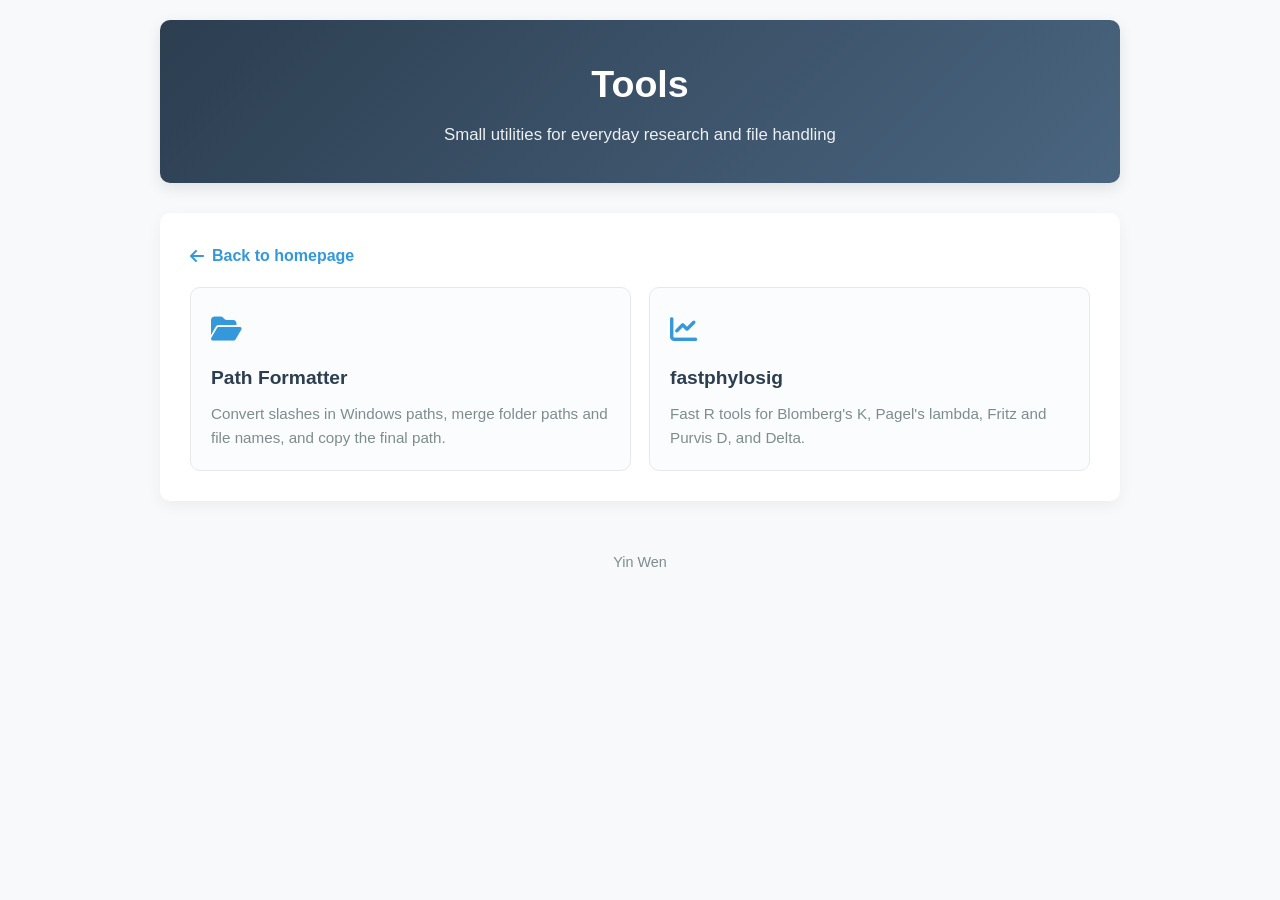
<file: tools/index.html>
<!DOCTYPE html>
<html lang="en">
<head>
  <meta charset="UTF-8">
  <meta name="viewport" content="width=device-width, initial-scale=1.0">
  <title>Tools - Yin Wen</title>
  <link rel="stylesheet" href="https://cdnjs.cloudflare.com/ajax/libs/font-awesome/6.4.0/css/all.min.css">
  <style>
    * {
      margin: 0;
      padding: 0;
      box-sizing: border-box;
      font-family: 'Segoe UI', Tahoma, Geneva, Verdana, sans-serif;
    }

    body {
      background-color: #f8f9fa;
      color: #333;
      line-height: 1.6;
    }

    .container {
      max-width: 1000px;
      margin: 0 auto;
      padding: 20px;
    }

    header {
      background: linear-gradient(135deg, #2c3e50 0%, #4a6580 100%);
      color: white;
      padding: 34px 20px;
      border-radius: 10px;
      margin-bottom: 30px;
      box-shadow: 0 5px 15px rgba(0, 0, 0, 0.1);
      text-align: center;
    }

    h1 {
      font-size: 2.35rem;
      margin-bottom: 8px;
    }

    .subtitle {
      color: #ecf0f1;
      font-size: 1.05rem;
    }

    .section {
      background: white;
      border-radius: 10px;
      padding: 30px;
      margin-bottom: 30px;
      box-shadow: 0 5px 15px rgba(0, 0, 0, 0.05);
    }

    .back-link {
      display: inline-flex;
      align-items: center;
      gap: 8px;
      color: #3498db;
      text-decoration: none;
      font-weight: 600;
      margin-bottom: 18px;
    }

    .back-link:hover {
      text-decoration: underline;
    }

    .tools-grid {
      display: grid;
      grid-template-columns: repeat(auto-fit, minmax(240px, 1fr));
      gap: 18px;
    }

    .tool-card {
      display: block;
      min-height: 150px;
      padding: 20px;
      border: 1px solid #e8e8e8;
      border-radius: 10px;
      color: #333;
      text-decoration: none;
      background: #fbfcfd;
      transition: all 0.25s ease;
    }

    .tool-card:hover {
      border-color: #3498db;
      box-shadow: 0 8px 20px rgba(52, 152, 219, 0.12);
      transform: translateY(-2px);
    }

    .tool-icon {
      color: #3498db;
      font-size: 1.7rem;
      margin-bottom: 12px;
    }

    .tool-card h2 {
      color: #2c3e50;
      font-size: 1.2rem;
      margin-bottom: 8px;
    }

    .tool-card p {
      color: #7f8c8d;
      font-size: 0.95rem;
    }

    footer {
      text-align: center;
      padding: 20px;
      color: #7f8c8d;
      font-size: 0.9rem;
    }
  </style>
</head>
<body>
  <div class="container">
    <header>
      <h1>Tools</h1>
      <div class="subtitle">Small utilities for everyday research and file handling</div>
    </header>

    <section class="section">
      <a class="back-link" href="../"><i class="fas fa-arrow-left"></i> Back to homepage</a>

      <div class="tools-grid">
        <a class="tool-card" href="path-tool/">
          <div class="tool-icon"><i class="fas fa-folder-open"></i></div>
          <h2>Path Formatter</h2>
          <p>Convert slashes in Windows paths, merge folder paths and file names, and copy the final path.</p>
        </a>
        <a class="tool-card" href="https://yinwen-ecology.github.io/fastphylosig/" target="_blank" rel="noopener noreferrer">
          <div class="tool-icon"><i class="fas fa-chart-line"></i></div>
          <h2>fastphylosig</h2>
          <p>Fast R tools for Blomberg's K, Pagel's lambda, Fritz and Purvis D, and Delta.</p>
        </a>
      </div>
    </section>

    <footer>
      <p>Yin Wen</p>
    </footer>
  </div>
</body>
</html>
</file>
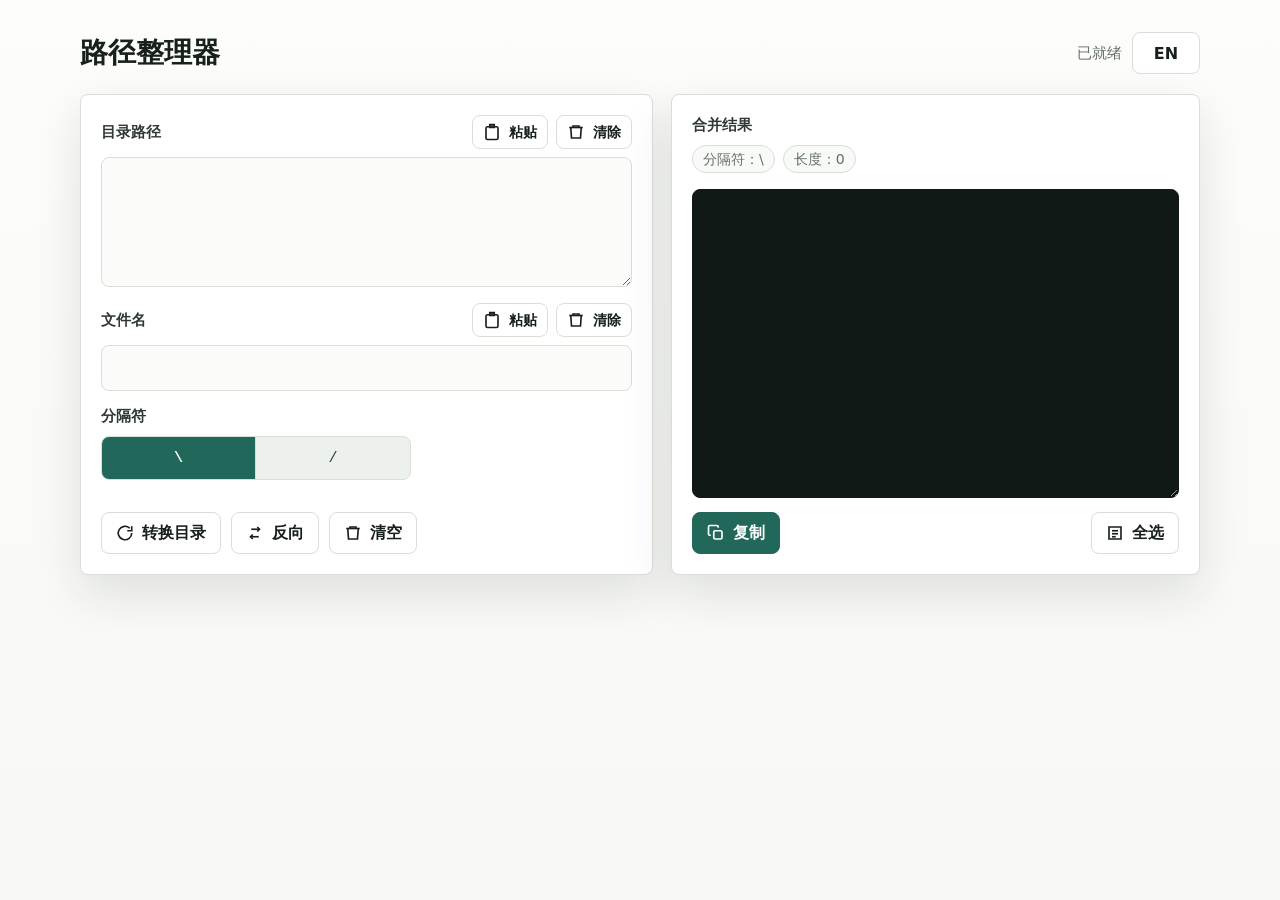
<file: tools/path-tool/index.html>
<!doctype html>
<html lang="zh-CN">
<head>
  <meta charset="utf-8">
  <meta name="viewport" content="width=device-width, initial-scale=1">
  <title>路径整理器</title>
  <style>
    :root {
      color-scheme: light;
      --bg: #f6f7f2;
      --surface: #ffffff;
      --ink: #17201b;
      --muted: #667069;
      --line: #d9ded6;
      --accent: #21685b;
      --accent-dark: #164e45;
      --accent-soft: #e3f0ec;
      --warn: #b25f25;
      --shadow: 0 18px 48px rgba(23, 32, 27, 0.12);
      --mono: "Cascadia Mono", "SFMono-Regular", Consolas, "Liberation Mono", monospace;
      --sans: Inter, "Segoe UI", system-ui, -apple-system, BlinkMacSystemFont, "Microsoft YaHei", sans-serif;
    }

    * {
      box-sizing: border-box;
    }

    body {
      margin: 0;
      min-height: 100vh;
      background:
        linear-gradient(180deg, rgba(255, 255, 255, 0.75), rgba(255, 255, 255, 0.2)),
        var(--bg);
      color: var(--ink);
      font-family: var(--sans);
    }

    button,
    input,
    textarea {
      font: inherit;
    }

    .app {
      width: min(1120px, calc(100% - 32px));
      margin: 0 auto;
      padding: 32px 0;
    }

    .topbar {
      display: flex;
      align-items: center;
      justify-content: space-between;
      gap: 16px;
      margin-bottom: 20px;
    }

    .top-actions {
      display: flex;
      align-items: center;
      justify-content: flex-end;
      gap: 10px;
      min-width: 0;
    }

    h1 {
      margin: 0;
      font-size: clamp(1.5rem, 2.2vw, 2.15rem);
      line-height: 1.12;
      letter-spacing: 0;
    }

    .status {
      min-width: 8.5em;
      color: var(--muted);
      text-align: right;
      font-size: 0.95rem;
    }

    .tool {
      display: grid;
      grid-template-columns: minmax(0, 1.04fr) minmax(0, 0.96fr);
      gap: 18px;
      align-items: stretch;
    }

    .panel {
      min-width: 0;
      border: 1px solid var(--line);
      border-radius: 8px;
      background: var(--surface);
      box-shadow: var(--shadow);
    }

    .panel-inner {
      padding: 20px;
    }

    .field {
      display: grid;
      gap: 8px;
      margin-bottom: 16px;
    }

    .field:last-child {
      margin-bottom: 0;
    }

    .field-heading {
      display: flex;
      align-items: center;
      justify-content: space-between;
      gap: 12px;
      min-width: 0;
    }

    .field-actions {
      display: flex;
      align-items: center;
      justify-content: flex-end;
      gap: 8px;
      flex: 0 0 auto;
    }

    label,
    .label {
      color: #2f3932;
      font-size: 0.92rem;
      font-weight: 650;
    }

    textarea,
    input {
      width: 100%;
      border: 1px solid var(--line);
      border-radius: 8px;
      background: #fbfcfa;
      color: var(--ink);
      outline: none;
      transition: border-color 150ms ease, box-shadow 150ms ease, background 150ms ease;
    }

    textarea {
      min-height: 130px;
      padding: 13px 14px;
      resize: vertical;
      font-family: var(--mono);
      line-height: 1.55;
      word-break: break-all;
    }

    input {
      height: 46px;
      padding: 0 14px;
      font-family: var(--mono);
    }

    textarea:focus,
    input:focus {
      border-color: var(--accent);
      background: #ffffff;
      box-shadow: 0 0 0 4px rgba(33, 104, 91, 0.13);
    }

    .controls {
      display: flex;
      flex-wrap: wrap;
      gap: 10px;
      margin: 2px 0 16px;
    }

    .segmented {
      display: inline-grid;
      grid-template-columns: 1fr 1fr;
      width: min(100%, 310px);
      border: 1px solid var(--line);
      border-radius: 8px;
      overflow: hidden;
      background: #edf1eb;
    }

    .segmented button {
      min-height: 42px;
      border: 0;
      border-right: 1px solid var(--line);
      background: transparent;
      color: #354139;
      cursor: pointer;
      font-family: var(--mono);
      font-size: 0.95rem;
    }

    .segmented button:last-child {
      border-right: 0;
    }

    .segmented button[aria-pressed="true"] {
      background: var(--accent);
      color: #ffffff;
      font-weight: 700;
    }

    .button-row {
      display: flex;
      flex-wrap: wrap;
      gap: 10px;
      align-items: center;
    }

    .btn {
      display: inline-flex;
      align-items: center;
      justify-content: center;
      gap: 8px;
      min-height: 42px;
      padding: 0 14px;
      border: 1px solid var(--line);
      border-radius: 8px;
      background: #ffffff;
      color: var(--ink);
      cursor: pointer;
      font-weight: 650;
      transition: transform 140ms ease, border-color 140ms ease, background 140ms ease, color 140ms ease;
    }

    .btn:hover {
      border-color: #a7b2aa;
      transform: translateY(-1px);
    }

    .btn.primary {
      border-color: var(--accent);
      background: var(--accent);
      color: #ffffff;
    }

    .btn.primary:hover {
      background: var(--accent-dark);
    }

    .lang-toggle {
      min-width: 68px;
      padding: 0 12px;
    }

    .paste-btn {
      min-height: 34px;
      padding: 0 10px;
      font-size: 0.9rem;
      flex: 0 0 auto;
    }

    .paste-btn svg {
      width: 16px;
      height: 16px;
    }

    .btn svg {
      width: 18px;
      height: 18px;
      flex: 0 0 auto;
      stroke-width: 2.2;
    }

    .result-wrap {
      display: grid;
      grid-template-rows: auto 1fr auto;
      min-height: 100%;
    }

    .result {
      min-height: 273px;
      background: #101915;
      color: #eff8f1;
      border-color: #101915;
    }

    .result:focus {
      border-color: var(--accent);
      box-shadow: 0 0 0 4px rgba(33, 104, 91, 0.22);
    }

    .meta {
      display: flex;
      flex-wrap: wrap;
      gap: 8px;
      margin: 10px 0 16px;
      color: var(--muted);
      font-size: 0.88rem;
    }

    .chip {
      display: inline-flex;
      align-items: center;
      min-height: 28px;
      padding: 0 10px;
      border: 1px solid var(--line);
      border-radius: 999px;
      background: #f8faf7;
    }

    .mini-actions {
      display: flex;
      flex-wrap: wrap;
      justify-content: space-between;
      gap: 10px;
      margin-top: 14px;
    }

    .error {
      color: var(--warn);
    }

    @media (max-width: 780px) {
      .app {
        width: min(100% - 20px, 1120px);
        padding: 18px 0;
      }

      .topbar {
        align-items: flex-start;
        flex-direction: column;
        margin-bottom: 14px;
      }

      .top-actions {
        width: 100%;
        justify-content: space-between;
      }

      .status {
        min-width: 0;
        text-align: left;
      }

      .tool {
        grid-template-columns: 1fr;
      }

      .panel-inner {
        padding: 16px;
      }

      .segmented {
        width: 100%;
      }

      .btn {
        flex: 1 1 150px;
      }
    }
  </style>
</head>
<body>
  <main class="app">
    <header class="topbar">
      <h1 id="pageTitle">路径整理器</h1>
      <div class="top-actions">
        <div class="status" id="status" aria-live="polite">已就绪</div>
        <button class="btn lang-toggle" type="button" id="languageToggle" title="Switch to English" aria-label="Switch to English">EN</button>
      </div>
    </header>

    <section class="tool" id="pathTool" aria-label="路径整理工具">
      <div class="panel">
        <div class="panel-inner">
          <div class="field">
            <div class="field-heading">
              <label for="directory" id="directoryLabel">目录路径</label>
              <div class="field-actions">
                <button class="btn paste-btn" type="button" id="pasteDirectory">
                  <svg viewBox="0 0 24 24" fill="none" stroke="currentColor" aria-hidden="true">
                    <path d="M8 4h8"></path>
                    <path d="M9 2h6v4H9z"></path>
                    <path d="M8 5H6a2 2 0 0 0-2 2v13a2 2 0 0 0 2 2h12a2 2 0 0 0 2-2V7a2 2 0 0 0-2-2h-2"></path>
                  </svg>
                  <span id="pasteDirectoryText">粘贴</span>
                </button>
                <button class="btn paste-btn" type="button" id="clearDirectory">
                  <svg viewBox="0 0 24 24" fill="none" stroke="currentColor" aria-hidden="true">
                    <path d="M3 6h18"></path>
                    <path d="M8 6V4h8v2"></path>
                    <path d="M19 6l-1 14H6L5 6"></path>
                  </svg>
                  <span id="clearDirectoryText">清除</span>
                </button>
              </div>
            </div>
            <textarea id="directory" spellcheck="false"></textarea>
          </div>

          <div class="field">
            <div class="field-heading">
              <label for="filename" id="filenameLabel">文件名</label>
              <div class="field-actions">
                <button class="btn paste-btn" type="button" id="pasteFilename">
                  <svg viewBox="0 0 24 24" fill="none" stroke="currentColor" aria-hidden="true">
                    <path d="M8 4h8"></path>
                    <path d="M9 2h6v4H9z"></path>
                    <path d="M8 5H6a2 2 0 0 0-2 2v13a2 2 0 0 0 2 2h12a2 2 0 0 0 2-2V7a2 2 0 0 0-2-2h-2"></path>
                  </svg>
                  <span id="pasteFilenameText">粘贴</span>
                </button>
                <button class="btn paste-btn" type="button" id="clearFilename">
                  <svg viewBox="0 0 24 24" fill="none" stroke="currentColor" aria-hidden="true">
                    <path d="M3 6h18"></path>
                    <path d="M8 6V4h8v2"></path>
                    <path d="M19 6l-1 14H6L5 6"></path>
                  </svg>
                  <span id="clearFilenameText">清除</span>
                </button>
              </div>
            </div>
            <input id="filename" spellcheck="false">
          </div>

          <div class="field">
            <div class="label" id="modeLabel">分隔符</div>
            <div class="controls">
              <div class="segmented" role="group" aria-labelledby="modeLabel">
                <button type="button" id="toBackslash" aria-pressed="true" title="转为反斜杠">\</button>
                <button type="button" id="toSlash" aria-pressed="false" title="转为正斜杠">/</button>
              </div>
            </div>
          </div>

          <div class="button-row">
            <button class="btn" type="button" id="applyDirectory">
              <svg viewBox="0 0 24 24" fill="none" stroke="currentColor" aria-hidden="true">
                <path d="M21 12a9 9 0 1 1-2.64-6.36"></path>
                <path d="M21 3v6h-6"></path>
              </svg>
              <span id="applyDirectoryText">转换目录</span>
            </button>
            <button class="btn" type="button" id="swapMode">
              <svg viewBox="0 0 24 24" fill="none" stroke="currentColor" aria-hidden="true">
                <path d="M7 7h11"></path>
                <path d="m15 4 3 3-3 3"></path>
                <path d="M17 17H6"></path>
                <path d="m9 20-3-3 3-3"></path>
              </svg>
              <span id="swapModeText">反向</span>
            </button>
            <button class="btn" type="button" id="clearAll">
              <svg viewBox="0 0 24 24" fill="none" stroke="currentColor" aria-hidden="true">
                <path d="M3 6h18"></path>
                <path d="M8 6V4h8v2"></path>
                <path d="M19 6l-1 14H6L5 6"></path>
              </svg>
              <span id="clearAllText">清空</span>
            </button>
          </div>
        </div>
      </div>

      <div class="panel">
        <div class="panel-inner result-wrap">
          <div>
            <label for="result" id="resultLabel">合并结果</label>
            <div class="meta">
              <span class="chip" id="separatorChip">分隔符：\</span>
              <span class="chip" id="lengthChip">长度：0</span>
            </div>
          </div>

          <textarea class="result" id="result" spellcheck="false" readonly></textarea>

          <div class="mini-actions">
            <button class="btn primary" type="button" id="copyResult">
              <svg viewBox="0 0 24 24" fill="none" stroke="currentColor" aria-hidden="true">
                <rect x="9" y="9" width="11" height="11" rx="2"></rect>
                <path d="M5 15H4a2 2 0 0 1-2-2V4a2 2 0 0 1 2-2h9a2 2 0 0 1 2 2v1"></path>
              </svg>
              <span id="copyResultText">复制</span>
            </button>
            <button class="btn" type="button" id="selectResult">
              <svg viewBox="0 0 24 24" fill="none" stroke="currentColor" aria-hidden="true">
                <path d="M4 4h16v16H4z"></path>
                <path d="M8 9h8"></path>
                <path d="M8 13h8"></path>
                <path d="M8 17h5"></path>
              </svg>
              <span id="selectResultText">全选</span>
            </button>
          </div>
        </div>
      </div>
    </section>
  </main>

  <script>
    const translations = {
      zh: {
        documentTitle: "路径整理器",
        pageTitle: "路径整理器",
        toolAria: "路径整理工具",
        directoryLabel: "目录路径",
        filenameLabel: "文件名",
        modeLabel: "分隔符",
        toBackslashTitle: "转为反斜杠",
        toSlashTitle: "转为正斜杠",
        applyDirectory: "转换目录",
        swapMode: "反向",
        clearAll: "清空",
        resultLabel: "合并结果",
        copyResult: "复制",
        selectResult: "全选",
        separator: "分隔符",
        length: "长度",
        languageButton: "EN",
        languageTitle: "Switch to English",
        ready: "已就绪",
        directoryConverted: "目录已转换",
        emptyCopy: "没有可复制的内容",
        copied: "已复制",
        copyFailed: "复制失败",
        directionSwitched: "方向已切换",
        cleared: "已清空",
        selectedAll: "已全选",
        paste: "\u7c98\u8d34",
        pasted: "\u5df2\u7c98\u8d34",
        pasteFailed: "\u65e0\u6cd5\u8bfb\u53d6\u526a\u8d34\u677f",
        clearField: "\u6e05\u9664",
        fieldCleared: "\u5df2\u6e05\u9664",
        languageSwitched: "已切换为中文"
      },
      en: {
        documentTitle: "Path Formatter",
        pageTitle: "Path Formatter",
        toolAria: "Path formatting tool",
        directoryLabel: "Folder path",
        filenameLabel: "File name",
        modeLabel: "Separator",
        toBackslashTitle: "Convert to backslash",
        toSlashTitle: "Convert to slash",
        applyDirectory: "Convert path",
        swapMode: "Reverse",
        clearAll: "Clear",
        resultLabel: "Merged result",
        copyResult: "Copy",
        selectResult: "Select all",
        separator: "Separator",
        length: "Length",
        languageButton: "中文",
        languageTitle: "切换到中文",
        ready: "Ready",
        directoryConverted: "Path converted",
        emptyCopy: "Nothing to copy",
        copied: "Copied",
        copyFailed: "Copy failed",
        directionSwitched: "Direction switched",
        cleared: "Cleared",
        selectedAll: "Selected all",
        paste: "Paste",
        pasted: "Pasted",
        pasteFailed: "Cannot read clipboard",
        clearField: "Clear",
        fieldCleared: "Cleared",
        languageSwitched: "Switched to English"
      }
    };

    const pageTitleEl = document.querySelector("#pageTitle");
    const pathToolEl = document.querySelector("#pathTool");
    const directoryLabelEl = document.querySelector("#directoryLabel");
    const filenameLabelEl = document.querySelector("#filenameLabel");
    const modeLabelEl = document.querySelector("#modeLabel");
    const directoryEl = document.querySelector("#directory");
    const filenameEl = document.querySelector("#filename");
    const pasteDirectoryBtn = document.querySelector("#pasteDirectory");
    const pasteDirectoryTextEl = document.querySelector("#pasteDirectoryText");
    const clearDirectoryBtn = document.querySelector("#clearDirectory");
    const clearDirectoryTextEl = document.querySelector("#clearDirectoryText");
    const pasteFilenameBtn = document.querySelector("#pasteFilename");
    const pasteFilenameTextEl = document.querySelector("#pasteFilenameText");
    const clearFilenameBtn = document.querySelector("#clearFilename");
    const clearFilenameTextEl = document.querySelector("#clearFilenameText");
    const resultEl = document.querySelector("#result");
    const resultLabelEl = document.querySelector("#resultLabel");
    const statusEl = document.querySelector("#status");
    const separatorChipEl = document.querySelector("#separatorChip");
    const lengthChipEl = document.querySelector("#lengthChip");
    const toBackslashBtn = document.querySelector("#toBackslash");
    const toSlashBtn = document.querySelector("#toSlash");
    const applyDirectoryBtn = document.querySelector("#applyDirectory");
    const applyDirectoryTextEl = document.querySelector("#applyDirectoryText");
    const swapModeBtn = document.querySelector("#swapMode");
    const swapModeTextEl = document.querySelector("#swapModeText");
    const clearAllBtn = document.querySelector("#clearAll");
    const clearAllTextEl = document.querySelector("#clearAllText");
    const copyResultBtn = document.querySelector("#copyResult");
    const copyResultTextEl = document.querySelector("#copyResultText");
    const selectResultBtn = document.querySelector("#selectResult");
    const selectResultTextEl = document.querySelector("#selectResultText");
    const languageToggleBtn = document.querySelector("#languageToggle");

    let separator = "\\";
    let statusTimer = 0;
    let statusKey = "ready";

    const readSavedLanguage = () => {
      try {
        return localStorage.getItem("pathToolLanguage") === "en" ? "en" : "zh";
      } catch {
        return "zh";
      }
    };

    const saveLanguage = () => {
      try {
        localStorage.setItem("pathToolLanguage", language);
      } catch {
      }
    };

    let language = readSavedLanguage();

    const t = (key) => translations[language][key] || translations.zh[key] || key;

    const setStatus = (key, isError = false) => {
      window.clearTimeout(statusTimer);
      statusKey = key;
      statusEl.textContent = t(key);
      statusEl.classList.toggle("error", isError);
      statusTimer = window.setTimeout(() => {
        statusKey = "ready";
        statusEl.textContent = t("ready");
        statusEl.classList.remove("error");
      }, 2200);
    };

    const convertSeparators = (value) => value.replace(/[\\/]/g, separator);

    const stripOuterQuotes = (value) => {
      const trimmed = value.trim();
      if (
        (trimmed.startsWith('"') && trimmed.endsWith('"')) ||
        (trimmed.startsWith("'") && trimmed.endsWith("'"))
      ) {
        return trimmed.slice(1, -1);
      }
      return trimmed;
    };

    const trimTrailingSeparators = (value) => {
      if (!value) return "";
      if (separator === "\\" && /^[A-Za-z]:\\$/.test(value)) return value;
      if (separator === "/" && value === "/") return value;
      return value.replace(/[\\/]+$/g, "");
    };

    const trimLeadingSeparators = (value) => value.replace(/^[\\/]+/g, "");

    const mergePath = (directory, filename) => {
      const normalizedDirectory = convertSeparators(stripOuterQuotes(directory));
      const normalizedFilename = convertSeparators(stripOuterQuotes(filename));
      const cleanDirectory = trimTrailingSeparators(normalizedDirectory);
      const cleanFilename = trimLeadingSeparators(normalizedFilename);

      if (cleanDirectory && cleanFilename) {
        return cleanDirectory.endsWith(separator)
          ? cleanDirectory + cleanFilename
          : cleanDirectory + separator + cleanFilename;
      }

      return cleanDirectory || cleanFilename;
    };

    const updateModeButtons = () => {
      const backslashMode = separator === "\\";
      toBackslashBtn.setAttribute("aria-pressed", String(backslashMode));
      toSlashBtn.setAttribute("aria-pressed", String(!backslashMode));
      separatorChipEl.textContent = `${t("separator")}：${separator}`;
    };

    const refresh = () => {
      const result = mergePath(directoryEl.value, filenameEl.value);
      resultEl.value = result;
      lengthChipEl.textContent = `${t("length")}：${result.length}`;
      updateModeButtons();
    };

    const renderLanguage = () => {
      document.documentElement.lang = language === "zh" ? "zh-CN" : "en";
      document.title = t("documentTitle");
      pageTitleEl.textContent = t("pageTitle");
      pathToolEl.setAttribute("aria-label", t("toolAria"));
      directoryLabelEl.textContent = t("directoryLabel");
      filenameLabelEl.textContent = t("filenameLabel");
      pasteDirectoryTextEl.textContent = t("paste");
      pasteDirectoryBtn.title = t("paste");
      pasteDirectoryBtn.setAttribute("aria-label", `${t("paste")} ${t("directoryLabel")}`);
      clearDirectoryTextEl.textContent = t("clearField");
      clearDirectoryBtn.title = t("clearField");
      clearDirectoryBtn.setAttribute("aria-label", `${t("clearField")} ${t("directoryLabel")}`);
      pasteFilenameTextEl.textContent = t("paste");
      pasteFilenameBtn.title = t("paste");
      pasteFilenameBtn.setAttribute("aria-label", `${t("paste")} ${t("filenameLabel")}`);
      clearFilenameTextEl.textContent = t("clearField");
      clearFilenameBtn.title = t("clearField");
      clearFilenameBtn.setAttribute("aria-label", `${t("clearField")} ${t("filenameLabel")}`);
      modeLabelEl.textContent = t("modeLabel");
      toBackslashBtn.title = t("toBackslashTitle");
      toSlashBtn.title = t("toSlashTitle");
      applyDirectoryTextEl.textContent = t("applyDirectory");
      swapModeTextEl.textContent = t("swapMode");
      clearAllTextEl.textContent = t("clearAll");
      resultLabelEl.textContent = t("resultLabel");
      copyResultTextEl.textContent = t("copyResult");
      selectResultTextEl.textContent = t("selectResult");
      languageToggleBtn.textContent = t("languageButton");
      languageToggleBtn.title = t("languageTitle");
      languageToggleBtn.setAttribute("aria-label", t("languageTitle"));
      statusEl.textContent = t(statusKey);
      refresh();
    };

    const setSeparator = (nextSeparator) => {
      separator = nextSeparator;
      refresh();
    };

    const applyDirectoryConversion = () => {
      directoryEl.value = convertSeparators(stripOuterQuotes(directoryEl.value));
      refresh();
      setStatus("directoryConverted");
    };

    const pasteFromClipboard = async (targetEl) => {
      try {
        if (!navigator.clipboard || !navigator.clipboard.readText) {
          throw new Error("Clipboard read is unavailable");
        }
        targetEl.value = await navigator.clipboard.readText();
        refresh();
        targetEl.focus();
        setStatus("pasted");
      } catch {
        targetEl.focus();
        setStatus("pasteFailed", true);
      }
    };

    const clearField = (targetEl) => {
      targetEl.value = "";
      refresh();
      targetEl.focus();
      setStatus("fieldCleared");
    };

    const copyToClipboard = async () => {
      const text = resultEl.value;
      if (!text) {
        setStatus("emptyCopy", true);
        return;
      }

      try {
        await navigator.clipboard.writeText(text);
        setStatus("copied");
      } catch {
        resultEl.removeAttribute("readonly");
        resultEl.select();
        const copied = document.execCommand("copy");
        resultEl.setAttribute("readonly", "readonly");
        setStatus(copied ? "copied" : "copyFailed", !copied);
      }
    };

    directoryEl.addEventListener("input", refresh);
    filenameEl.addEventListener("input", refresh);
    pasteDirectoryBtn.addEventListener("click", () => pasteFromClipboard(directoryEl));
    clearDirectoryBtn.addEventListener("click", () => clearField(directoryEl));
    pasteFilenameBtn.addEventListener("click", () => pasteFromClipboard(filenameEl));
    clearFilenameBtn.addEventListener("click", () => clearField(filenameEl));
    toBackslashBtn.addEventListener("click", () => setSeparator("\\"));
    toSlashBtn.addEventListener("click", () => setSeparator("/"));
    applyDirectoryBtn.addEventListener("click", applyDirectoryConversion);
    swapModeBtn.addEventListener("click", () => {
      setSeparator(separator === "\\" ? "/" : "\\");
      setStatus("directionSwitched");
    });
    clearAllBtn.addEventListener("click", () => {
      directoryEl.value = "";
      filenameEl.value = "";
      refresh();
      directoryEl.focus();
      setStatus("cleared");
    });
    copyResultBtn.addEventListener("click", copyToClipboard);
    selectResultBtn.addEventListener("click", () => {
      resultEl.focus();
      resultEl.select();
      setStatus("selectedAll");
    });
    languageToggleBtn.addEventListener("click", () => {
      language = language === "zh" ? "en" : "zh";
      saveLanguage();
      renderLanguage();
      setStatus("languageSwitched");
    });

    renderLanguage();
  </script>
</body>
</html>
</file>
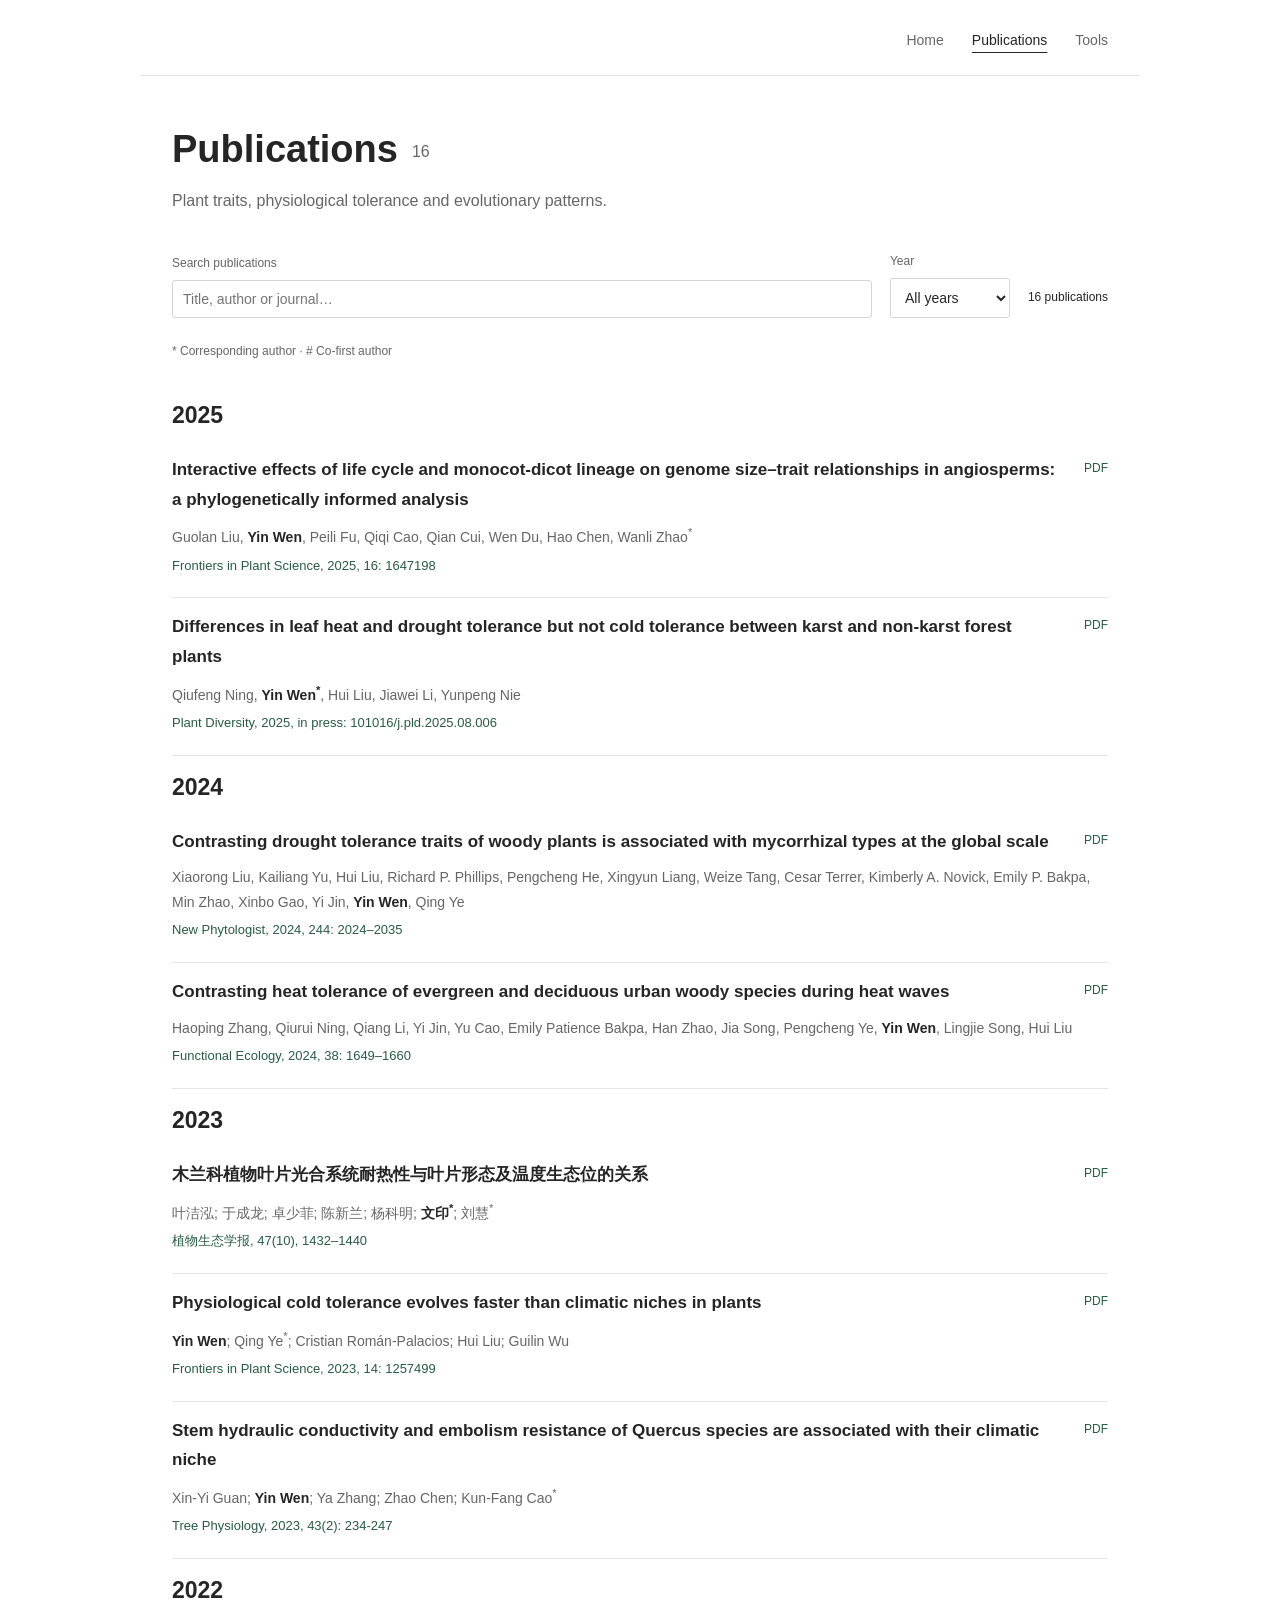
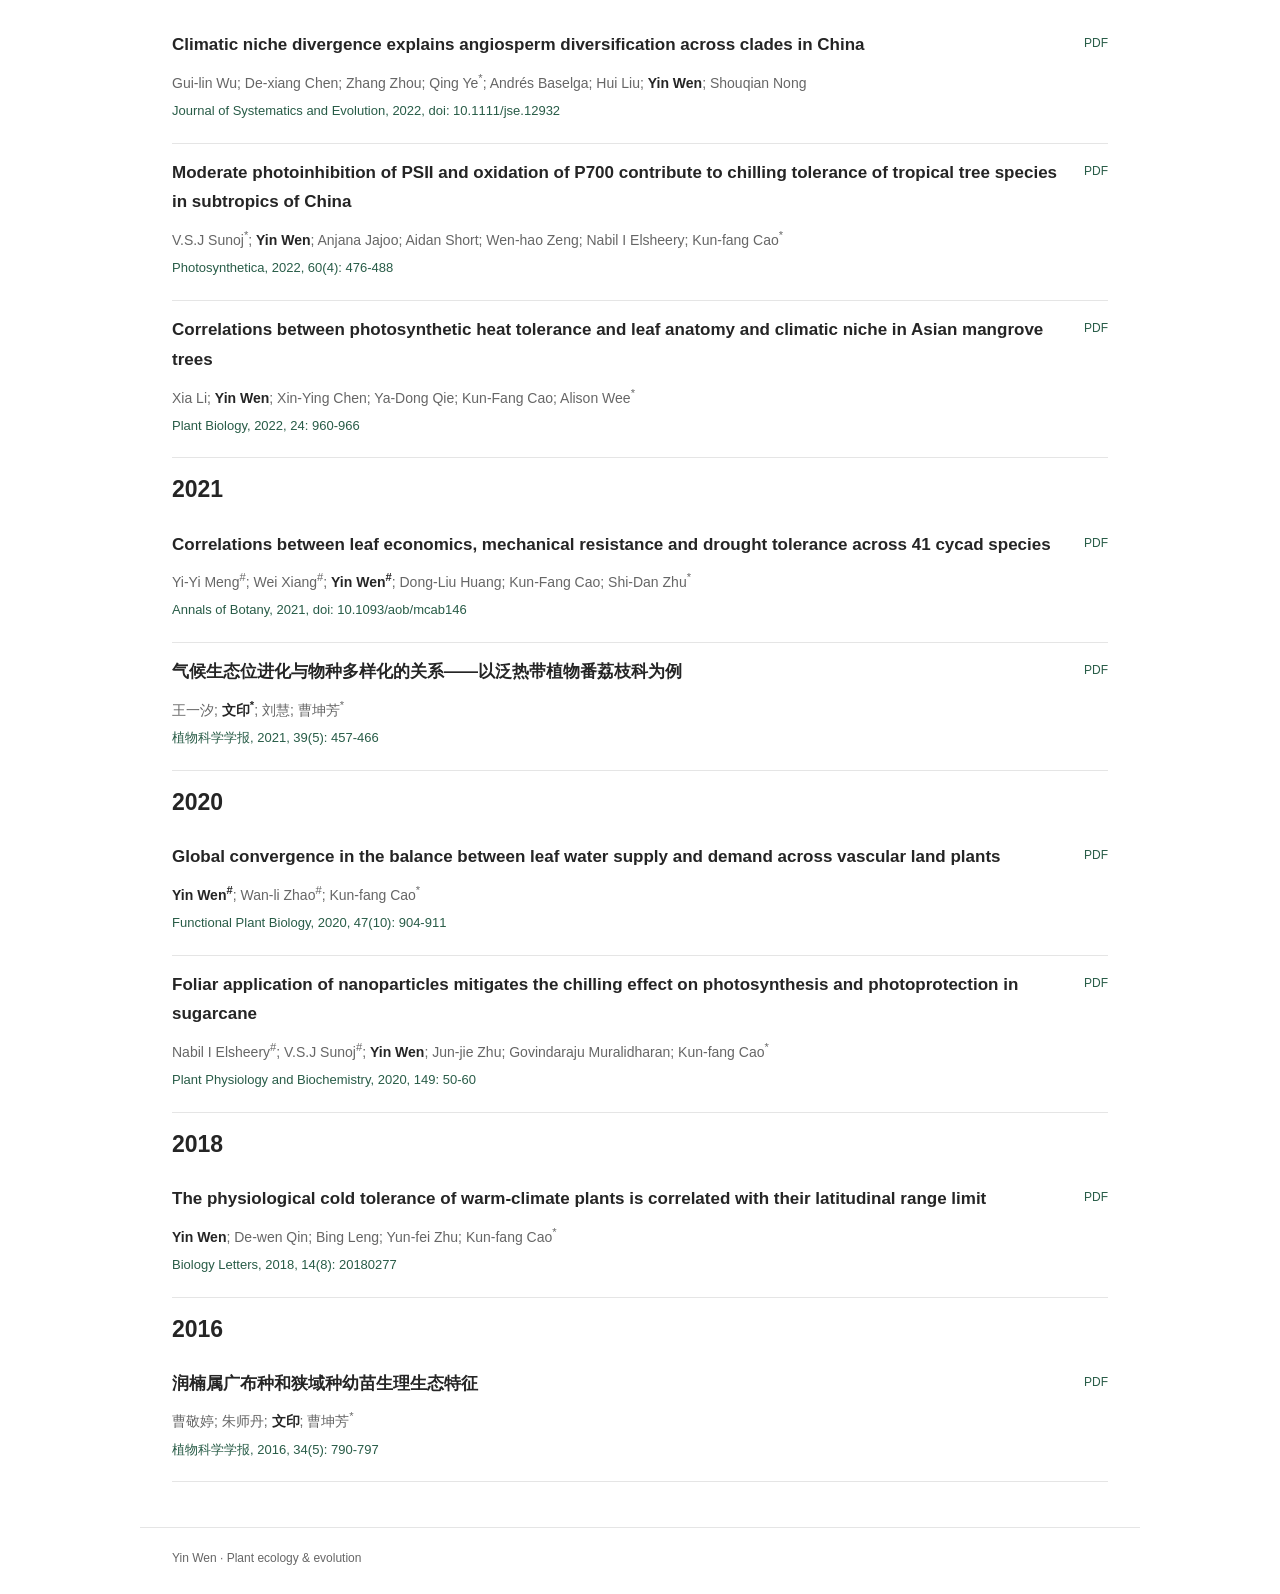
<file: publications.html>
<!doctype html><html lang="en"><head><meta charset="utf-8"><meta name="viewport" content="width=device-width,initial-scale=1"><title>Publications · Yin Wen</title><meta name="description" content="Publications by Yin Wen on plant traits, physiology and evolution."><link rel="stylesheet" href="site.css"><script src="site.js" defer></script></head><body><a class="skip" href="#main">Skip to content</a><header class="site-header"><div class="nav-wrap"><nav aria-label="Main navigation"><a href="index.html" >Home</a><a href="publications.html" aria-current="page">Publications</a><a href="tools.html" >Tools</a></nav></div></header><main id="main"><section class="page-intro"><h1>Publications<span class="count">16</span></h1><p>Plant traits, physiological tolerance and evolutionary patterns.</p></section><div class="filters"><label>Search publications<input type="search" id="publication-search" placeholder="Title, author or journal…"></label><label>Year<select id="publication-year"><option value="">All years</option><option>2025</option><option>2024</option><option>2023</option><option>2022</option><option>2021</option><option>2020</option><option>2018</option><option>2016</option></select></label><p id="result-count" aria-live="polite">16 publications</p></div><p class="author-note">* Corresponding author · # Co-first author</p><section class="publication-list"><h2 class="year-heading">2025</h2><article class="publication-item" data-year="2025">
               <div class="title-line"> 
                    <div class="title-text">
                        <a href="https://doaj.org/article/a4bb254b5d674c949549748231248185" class="pub-title-link" target="_blank" rel="noopener noreferrer">
                            <span class="pub-title">Interactive effects of life cycle and monocot-dicot lineage on genome size–trait relationships in angiosperms: a phylogenetically informed analysis</span>
                        </a>
                    </div>
                    <a class="pub-link pdf" href="pdfs/paper1.pdf" download="Interactive effects of life cycle and monocot-dicot lineage on genome size–trait relationships in angiosperms: a phylogenetically informed analysis.pdf">
                         PDF
                    </a>
                </div>
                <div class="pub-authors">Guolan Liu, <span class="author-highlight">Yin Wen</span>, Peili Fu, Qiqi Cao, Qian Cui, Wen Du, Hao Chen, Wanli Zhao<span class="corresponding-author"></span></div>
                <div class="pub-journal">Frontiers in Plant Science, 2025, 16: 1647198</div>
            </article><article class="publication-item" data-year="2025">
                <div class="title-line"> 
                    <div class="title-text">
                        <a href="https://www.sciencedirect.com/science/article/pii/S2468265925001374" class="pub-title-link" target="_blank" rel="noopener noreferrer">
                            <span class="pub-title">Differences in leaf heat and drought tolerance but not cold tolerance between karst and non-karst forest plants</span>
                        </a>
                    </div>
                    <a class="pub-link pdf" href="pdfs/paper2.pdf" download="Differences in leaf heat and drought tolerance but not cold tolerance between karst and non-karst forest plants.pdf">
                         PDF
                    </a>
                </div>
                <div class="pub-authors">Qiufeng Ning, <span class="author-highlight">Yin Wen<span class="corresponding-author"></span></span>, Hui Liu, Jiawei Li, Yunpeng Nie</div>
                <div class="pub-journal">Plant Diversity, 2025, in press: 101016/j.pld.2025.08.006</div>
            </article><h2 class="year-heading">2024</h2><article class="publication-item" data-year="2024">
               <div class="title-line"> 
                    <div class="title-text">
                        <a href="https://nph.onlinelibrary.wiley.com/doi/full/10.1111/nph.20097" class="pub-title-link" target="_blank" rel="noopener noreferrer">
                            <span class="pub-title">Contrasting drought tolerance traits of woody plants is associated with mycorrhizal types at the global scale</span>
                        </a>
                    </div>
                    <a class="pub-link pdf" href="pdfs/paper3.pdf" download="Contrasting drought tolerance traits of woody plants is associated with mycorrhizal types at the global scale.pdf">
                         PDF
                    </a>
                </div>
                <div class="pub-authors">Xiaorong Liu, Kailiang Yu, Hui Liu, Richard P. Phillips, Pengcheng He, Xingyun Liang, Weize Tang, Cesar Terrer, Kimberly A. Novick, Emily P. Bakpa, Min Zhao, Xinbo Gao, Yi Jin, <span class="author-highlight">Yin Wen</span>, Qing Ye</div>
                <div class="pub-journal">New Phytologist, 2024, 244: 2024–2035</div>
            </article><article class="publication-item" data-year="2024">
                <div class="title-line"> 
                    <div class="title-text">
                        <a href="https://besjournals.onlinelibrary.wiley.com/doi/full/10.1111/1365-2435.14562" class="pub-title-link" target="_blank" rel="noopener noreferrer">
                            <span class="pub-title">Contrasting heat tolerance of evergreen and deciduous urban woody species during heat waves</span>
                        </a>
                    </div>
                    <a class="pub-link pdf" href="pdfs/paper4.pdf" download="Contrasting heat tolerance of evergreen and deciduous urban woody species during heat waves.pdf">
                         PDF
                    </a>
                </div>
                <div class="pub-authors">Haoping Zhang, Qiurui Ning, Qiang Li, Yi Jin, Yu Cao, Emily Patience Bakpa, Han Zhao, Jia Song, Pengcheng Ye, <span class="author-highlight">Yin Wen</span>, Lingjie Song, Hui Liu</div>
                <div class="pub-journal">Functional Ecology, 2024, 38: 1649–1660</div>
            </article><h2 class="year-heading">2023</h2><article class="publication-item" data-year="2023">
                <div class="title-line"> 
                    <div class="title-text">
                        <a href="https://www.plant-ecology.com/CN/10.17521/cjpe.2022.0298" class="pub-title-link" target="_blank" rel="noopener noreferrer">
                            <span class="pub-title">木兰科植物叶片光合系统耐热性与叶片形态及温度生态位的关系</span>
                        </a>
                    </div>
                    <a class="pub-link pdf" href="pdfs/paper5.pdf" download="木兰科植物叶片光合系统耐热性与叶片形态及温度生态位的关系.pdf">
                         PDF
                    </a>
                </div>
                <div class="pub-authors">叶洁泓; 于成龙; 卓少菲; 陈新兰; 杨科明; <span class="author-highlight">文印<span class="corresponding-author"></span></span>; 刘慧<span class="corresponding-author"></span></div>
                <div class="pub-journal">植物生态学报, 47(10), 1432–1440</div>
            </article><article class="publication-item" data-year="2023">
                 <div class="title-line"> 
                    <div class="title-text">
                        <a href="https://www.frontiersin.org/journals/plant-science/articles/10.3389/fpls.2023.1257499/full" class="pub-title-link" target="_blank" rel="noopener noreferrer">
                            <span class="pub-title">Physiological cold tolerance evolves faster than climatic niches in plants</span>
                        </a>
                    </div>
                    <a class="pub-link pdf" href="pdfs/paper6.pdf" download="Physiological cold tolerance evolves faster than climatic niches in plants.pdf">
                         PDF
                    </a>
                </div>
                <div class="pub-authors"><span class="author-highlight">Yin Wen</span>; Qing Ye<span class="corresponding-author"></span>; Cristian Román-Palacios; Hui Liu; Guilin Wu</div>
                <div class="pub-journal">Frontiers in Plant Science, 2023, 14: 1257499</div>
            </article><article class="publication-item" data-year="2023">
                 <div class="title-line"> 
                    <div class="title-text">
                        <a href="https://pubmed.ncbi.nlm.nih.gov/36209451/" class="pub-title-link" target="_blank" rel="noopener noreferrer">
                            <span class="pub-title">Stem hydraulic conductivity and embolism resistance of Quercus species are associated with their climatic niche</span>
                        </a>
                    </div>
                    <a class="pub-link pdf" href="pdfs/paper8.pdf" download="Stem hydraulic conductivity and embolism resistance of Quercus species are associated with their climatic niche.pdf">
                         PDF
                    </a>
                </div>
                <div class="pub-authors">Xin-Yi Guan; <span class="author-highlight">Yin Wen</span>; Ya Zhang; Zhao Chen; Kun-Fang Cao<span class="corresponding-author"></span></div>
                <div class="pub-journal">Tree Physiology, 2023, 43(2): 234-247</div>
            </article><h2 class="year-heading">2022</h2><article class="publication-item" data-year="2022">
                 <div class="title-line"> 
                    <div class="title-text">
                        <a href="https://onlinelibrary.wiley.com/doi/full/10.1111/jse.12932" class="pub-title-link" target="_blank" rel="noopener noreferrer">
                            <span class="pub-title">Climatic niche divergence explains angiosperm diversification across clades in China</span>
                        </a>
                    </div>
                    <a class="pub-link pdf" href="pdfs/paper7.pdf" download="Climatic niche divergence explains angiosperm diversification across clades in China.pdf">
                         PDF
                    </a>
                </div>
                <div class="pub-authors">Gui-lin Wu; De-xiang Chen; Zhang Zhou; Qing Ye<span class="corresponding-author"></span>; Andrés Baselga; Hui Liu; <span class="author-highlight">Yin Wen</span>; Shouqian Nong</div>
                <div class="pub-journal">Journal of Systematics and Evolution, 2022, doi: 10.1111/jse.12932</div>
            </article><article class="publication-item" data-year="2022">
                <div class="title-line"> 
                    <div class="title-text">
                        <a href="https://pubmed.ncbi.nlm.nih.gov/39650675/" class="pub-title-link" target="_blank" rel="noopener noreferrer">
                            <span class="pub-title">Moderate photoinhibition of PSII and oxidation of P700 contribute to chilling tolerance of tropical tree species in subtropics of China</span>
                        </a>
                    </div>
                    <a class="pub-link pdf" href="pdfs/paper9.pdf" download="Moderate photoinhibition of PSII and oxidation of P700 contribute to chilling tolerance of tropical tree species in subtropics of China.pdf">
                         PDF
                    </a>
                </div>
                <div class="pub-authors">V.S.J Sunoj<span class="corresponding-author"></span>; <span class="author-highlight">Yin Wen</span>; Anjana Jajoo; Aidan Short; Wen-hao Zeng; Nabil I Elsheery; Kun-fang Cao<span class="corresponding-author"></span></div>
                <div class="pub-journal">Photosynthetica, 2022, 60(4): 476-488</div>
            </article><article class="publication-item" data-year="2022">
                <div class="title-line"> 
                    <div class="title-text">
                        <a href="https://onlinelibrary.wiley.com/doi/10.1111/plb.13460" class="pub-title-link" target="_blank" rel="noopener noreferrer">
                            <span class="pub-title">Correlations between photosynthetic heat tolerance and leaf anatomy and climatic niche in Asian mangrove trees</span>
                        </a>
                    </div>
                    <a class="pub-link pdf" href="pdfs/paper10.pdf" download="Correlations between photosynthetic heat tolerance and leaf anatomy and climatic niche in Asian mangrove trees.pdf">
                         PDF
                    </a>
                </div>
                <div class="pub-authors">Xia Li; <span class="author-highlight">Yin Wen</span>; Xin-Ying Chen; Ya-Dong Qie; Kun-Fang Cao; Alison Wee<span class="corresponding-author"></span></div>
                <div class="pub-journal">Plant Biology, 2022, 24: 960-966</div>
            </article><h2 class="year-heading">2021</h2><article class="publication-item" data-year="2021">
                <div class="title-line"> 
                    <div class="title-text">
                        <a href="https://academic.oup.com/aob/article/极130/3/345/6454392?login=true" class="pub-title-link" target="_blank" rel="noopener noreferrer">
                            <span class="pub-title">Correlations between leaf economics, mechanical resistance and drought tolerance across 41 cycad species</span>
                        </a>
                    </div>
                    <a class="pub-link pdf" href="pdfs/paper11.pdf" download="Correlations between leaf economics, mechanical resistance and drought tolerance across 41 cycad species.pdf">
                         PDF
                    </a>
                </div>
                <div class="pub-authors">Yi-Yi Meng<span class="co-first-author"></span>; Wei Xiang<span class="co-first-author"></span>; <span class="author-highlight">Yin Wen<span class="co-first-author"></span></span>; Dong-Liu Huang; Kun-Fang Cao; Shi-Dan Zhu<span class="corresponding-author"></span></div>
                <div class="pub-journal">Annals of Botany, 2021, doi: 10.1093/aob/mcab146</div>
            </article><article class="publication-item" data-year="2021">
                 <div class="title-line"> 
                    <div class="title-text">
                        <a href="https://www.whzwxyj.cn/cn/article/doi/10.11913/PSJ.2095-0837.2021.50457" class="pub-title-link" target="_blank" rel="noopener noreferrer">
                            <span class="pub-title">气候生态位进化与物种多样化的关系——以泛热带植物番荔枝科为例</span>
                        </a>
                    </div>
                    <a class="pub-link pdf" href="pdfs/paper12.pdf" download="气候生态位进化与物种多样化的关系——以泛热带植物番荔枝科为例.pdf">
                         PDF
                    </a>
                </div>
                <div class="pub-authors">王一汐; <span class="author-highlight">文印<span class="corresponding-author"></span></span>; 刘慧; 曹坤芳<span class="corresponding-author"></span></div>
                <div class="pub-journal">植物科学学报, 2021, 39(5): 457-466</div>
            </article><h2 class="year-heading">2020</h2><article class="publication-item" data-year="2020">
                <div class="title-line"> 
                    <div class="title-text">
                        <a href="https://pubmed.ncbi.nlm.nih.gov/32635988/" class="pub-title-link" target="_blank" rel="noopener noreferrer">
                            <span class="pub-title">Global convergence in the balance between leaf water supply and demand across vascular land plants</span>
                        </a>
                    </div>
                    <a class="pub-link pdf" href="pdfs/paper13.pdf" download="Global convergence in the balance between leaf water supply and demand across vascular land plants.pdf">
                         PDF
                    </a>
                </div>
                <div class="pub-authors"><span class="author-highlight">Yin Wen<span class="co-first-author"></span></span>; Wan-li Zhao<span class="co-first-author"></span>; Kun-fang Cao<span class="corresponding-author"></span></div>
                <div class="pub-journal">Functional Plant Biology, 2020, 47(10): 904-911</div>
            </article><article class="publication-item" data-year="2020">
                 <div class="title-line"> 
                    <div class="title-text">
                        <a href="https://www.sciencedirect.com/science/article/pii/S0981942820300437" class="pub-title-link" target="_blank" rel="noopener noreferrer">
                            <span class="pub-title">Foliar application of nanoparticles mitigates the chilling effect on photosynthesis and photoprotection in sugarcane</span>
                        </a>
                    </div>
                    <a class="pub-link pdf" href="pdfs/paper14.pdf" download="Foliar application of nanoparticles mitigates the chilling effect on photosynthesis and photoprotection in sugarcane.pdf">
                         PDF
                    </a>
                </div>
                <div class="pub-authors">Nabil I Elsheery<span class="co-first-author"></span>; V.S.J Sunoj<span class="co-first-author"></span>; <span class="author-highlight">Yin Wen</span>; Jun-jie Zhu; Govindaraju Muralidharan; Kun-fang Cao<span class="corresponding-author"></span></div>
                <div class="pub-journal">Plant Physiology and Biochemistry, 2020, 149: 50-60</div>
            </article><h2 class="year-heading">2018</h2><article class="publication-item" data-year="2018">
                <div class="title-line"> 
                    <div class="title-text">
                        <a href="https://pubmed.ncbi.nlm.nih.gov/30158139/" class="pub-title-link" target="_blank" rel="noopener noreferrer">
                            <span class="pub-title">The physiological cold tolerance of warm-climate plants is correlated with their latitudinal range limit</span>
                        </a>
                    </div>
                    <a class="pub-link pdf" href="pdfs/paper15.pdf" download="The physiological cold tolerance of warm-climate plants is correlated with their latitudinal range limit.pdf">
                         PDF
                    </a>
                </div>
                <div class="pub-authors"><span class="author-highlight">Yin Wen</span>; De-wen Qin; Bing Leng; Yun-fei Zhu; Kun-fang Cao<span class="corresponding-author"></span></div>
                <div class="pub-journal">Biology Letters, 2018, 14(8): 20180277</div>
            </article><h2 class="year-heading">2016</h2><article class="publication-item" data-year="2016">
                 <div class="title-line"> 
                    <div class="title-text">
                        <a href="https://plantscience.cn/cn/article/doi/10.11913/PSJ.2095-0837.2016.50790" class="pub-title-link" target="_blank" rel="noopener noreferrer">
                            <span class="pub-title">润楠属广布种和狭域种幼苗生理生态特征</span>
                        </a>
                    </div>
                    <a class="pub-link pdf" href="pdfs/paper16.pdf" download="润楠属广布种和狭域种幼苗生理生态特征.pdf">
                         PDF
                    </a>
                </div>
                <div class="pub-authors">曹敬婷; 朱师丹; <span class="author-highlight">文印</span>; 曹坤芳<span class="corresponding-author"></span></div>
                <div class="pub-journal">植物科学学报, 2016, 34(5): 790-797</div>
            </article></section><p id="no-results" hidden>No publications match your search.</p></main><footer><span>Yin Wen · Plant ecology & evolution</span></footer></body></html>
</file>
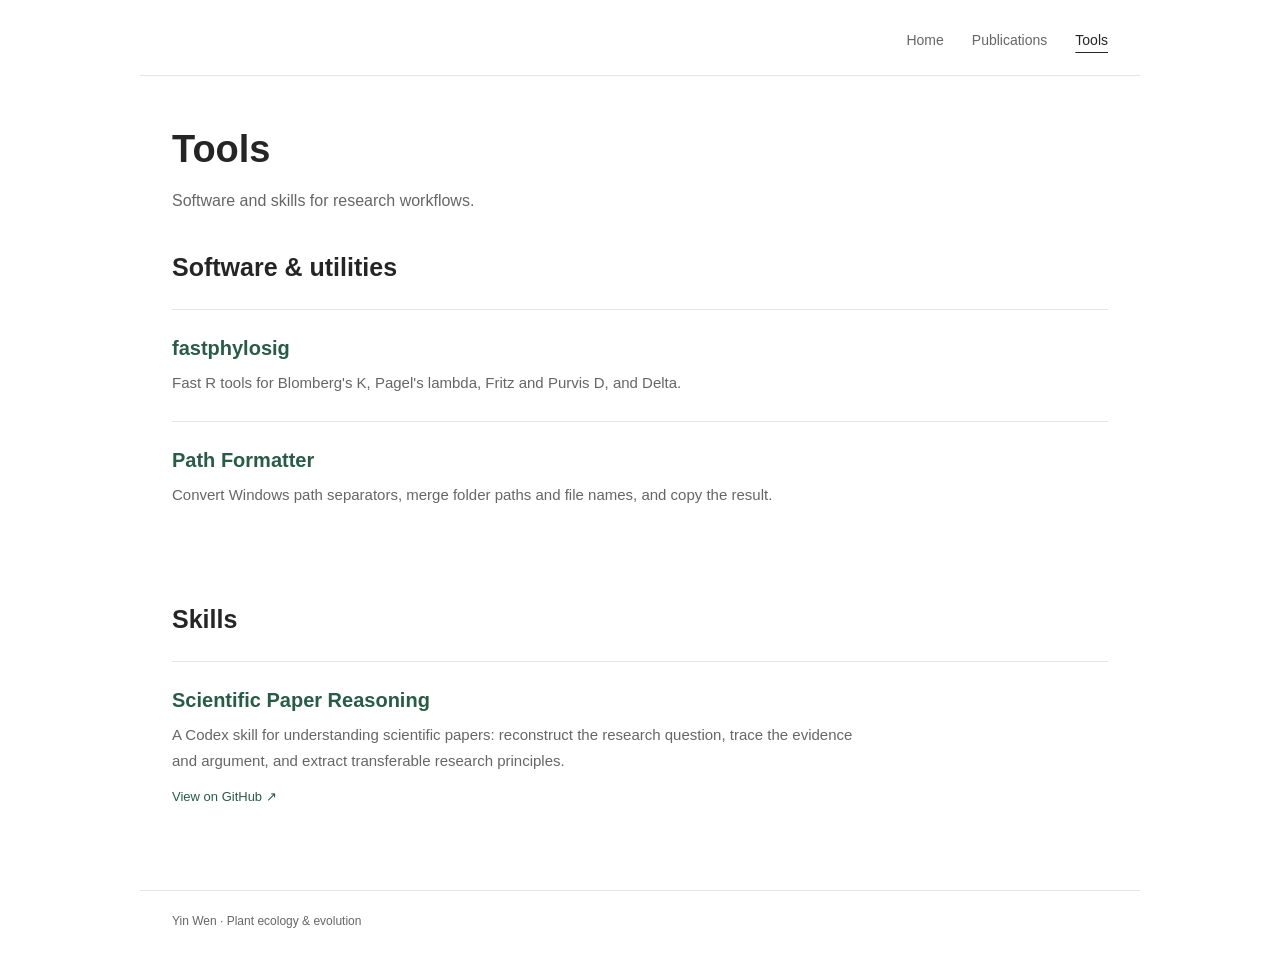
<file: tools.html>
<!doctype html><html lang="en"><head><meta charset="utf-8"><meta name="viewport" content="width=device-width,initial-scale=1"><title>Tools · Yin Wen</title><meta name="description" content="Research tools: Path Formatter and fastphylosig."><link rel="stylesheet" href="site.css"><script src="site.js" defer></script></head><body><a class="skip" href="#main">Skip to content</a><header class="site-header"><div class="nav-wrap"><nav aria-label="Main navigation"><a href="index.html" >Home</a><a href="publications.html" >Publications</a><a href="tools.html" aria-current="page">Tools</a></nav></div></header><main id="main"><section class="page-intro"><h1>Tools</h1><p>Software and skills for research workflows.</p></section><h2>Software & utilities</h2><div class="tools-list">
                <a class="tool-item" href="https://yinwen-ecology.github.io/fastphylosig/" target="_blank" rel="noopener noreferrer" rel="noopener noreferrer">
                    <div class="tool-item-icon">
                        
                    </div>
                    <div>
                        <h3>fastphylosig</h3>
                        <p>Fast R tools for Blomberg's K, Pagel's lambda, Fritz and Purvis D, and Delta.</p>
                    </div>
                </a>
                <a class="tool-item" href="tools/path-tool/">
                    <div class="tool-item-icon">
                        
                    </div>
                    <div>
                        <h3>Path Formatter</h3>
                        <p>Convert Windows path separators, merge folder paths and file names, and copy the result.</p>
                    </div>
                </a>
            </div><section class="skills-section"><h2>Skills</h2><div class="tools-list"><a class="tool-item" href="https://github.com/yinwen-ecology/scientific-paper-reasoning" target="_blank" rel="noopener noreferrer" rel="noopener noreferrer"><h3>Scientific Paper Reasoning</h3><p>A Codex skill for understanding scientific papers: reconstruct the research question, trace the evidence and argument, and extract transferable research principles.</p><span class="resource-link">View on GitHub ↗</span></a></div></section></main><footer><span>Yin Wen · Plant ecology & evolution</span></footer></body></html>
</file>
<file: site.css>
:root{--ink:#252525;--muted:#666;--link:#285c47;--line:#e5e5e5}*{box-sizing:border-box}html{scroll-behavior:smooth;scroll-padding-top:30px}body{margin:0;background:#fff;color:var(--ink);font:16px/1.75 -apple-system,BlinkMacSystemFont,'Segoe UI',Arial,sans-serif}a{color:var(--link);text-decoration:none}a:hover{text-decoration:underline;text-underline-offset:4px}a:focus-visible,input:focus-visible,select:focus-visible{outline:2px solid var(--link);outline-offset:4px}h1,h2,h3,p{margin-top:0}h1,h2,h3{line-height:1.35;font-weight:600}h1{font-size:38px;margin-bottom:12px}h1 small{font-size:16px;font-weight:400;color:var(--muted);margin-left:10px}h2{font-size:25px;margin-bottom:24px}h3{font-size:20px}p{margin-bottom:18px}.site-header{background:#fff}.nav-wrap,main,footer{max-width:1000px;margin:auto;padding-left:32px;padding-right:32px}.nav-wrap{padding-top:28px;padding-bottom:22px;display:flex;justify-content:space-between;align-items:center;border-bottom:1px solid var(--line);gap:24px}.brand{font-size:19px;font-weight:600;color:var(--ink)}.brand span{display:none}nav{display:flex;gap:28px}nav a{font-size:14px;color:var(--muted)}nav a[aria-current]{color:var(--ink);text-decoration:underline;text-underline-offset:7px}.hero{padding:48px 0 18px}.hero-description{color:var(--muted);font-size:18px;margin:0}.overview{padding:10px 0 30px;max-width:820px}.overview p{color:#444}.section-heading{margin:10px 0 0}.research-card{display:grid;grid-template-columns:1fr 33%;gap:35px;padding:26px 0;border-top:1px solid var(--line);align-items:center}.research-card h3{margin-bottom:14px}.research-card p{font-size:15px;color:#555;margin:0}.research-card figure{margin:0}.research-card img{display:block;width:100%;height:auto}.contact{padding:35px 0 45px;margin-top:24px;border-top:1px solid var(--line)}.profile-links{display:flex;gap:28px;flex-wrap:wrap;font-size:14px}footer{border-top:1px solid var(--line);display:flex;justify-content:space-between;gap:20px;padding-top:20px;padding-bottom:25px;color:var(--muted);font-size:12px}.page-intro{padding:48px 0 18px}.page-intro p{color:var(--muted);max-width:650px}.count{font-size:16px;font-weight:400;color:var(--muted);margin-left:14px;vertical-align:middle}.filters{display:flex;gap:18px;align-items:end;padding:0 0 18px}.filters label{display:block;font-size:12px;color:var(--muted)}.filters label:first-child{flex:1}input,select{display:block;width:100%;font:14px 'Segoe UI',sans-serif;border:1px solid #d5d5d5;padding:10px;background:#fff;color:var(--ink);border-radius:3px;margin-top:6px}select{min-width:120px}.filters p{font-size:12px;white-space:nowrap;margin:0 0 10px}.author-note{font-size:12px;color:var(--muted);margin:5px 0 22px}.year-heading{font-size:23px;padding-top:16px;margin-bottom:10px}.publication-item{padding:14px 0 20px;border-bottom:1px solid var(--line)}.title-line{display:flex;gap:22px;align-items:flex-start;margin-bottom:9px}.title-text{flex:1}.pub-title{font-size:17px;font-weight:600}.pub-title-link{color:var(--ink)}.pub-authors{font-size:14px;color:var(--muted);margin-bottom:5px}.pub-journal{font-size:13px;color:var(--link)}.pub-link.pdf{font-size:12px;padding:3px 0;white-space:nowrap}.author-highlight{font-weight:600;color:var(--ink)}.corresponding-author:after{content:'*';vertical-align:super;font-size:.8em}.co-first-author:after{content:'#';vertical-align:super;font-size:.8em}.publication-list{margin-bottom:45px}.tools-list{margin-bottom:70px}.tool-item{display:block;padding:25px 0;border-top:1px solid var(--line);color:var(--ink)}.tool-item:hover{text-decoration:none}.tool-item:hover h3{text-decoration:underline;text-underline-offset:4px}.tool-item h3{margin-bottom:8px;color:var(--link)}.tool-item p{font-size:15px;color:var(--muted);margin:0;max-width:700px}.tool-item-icon{display:none}[hidden]{display:none!important}.skip{position:absolute;left:20px;top:-100px;background:white;padding:10px;z-index:20}.skip:focus{top:12px}@media(max-width:700px){.nav-wrap,main,footer{padding-left:22px;padding-right:22px}.nav-wrap{padding-top:22px;flex-wrap:wrap;gap:16px}nav{gap:24px}.hero,.page-intro{padding-top:34px}h1{font-size:32px}.hero-description{font-size:16px}.research-card{grid-template-columns:1fr;gap:20px;padding:24px 0}.research-card figure{max-width:450px}.research-card h3{font-size:19px}.filters{flex-wrap:wrap}.filters label:first-child{flex-basis:100%}.filters p{margin:auto 0 10px}.title-line{gap:12px}.pub-title{font-size:16px}footer{flex-direction:column;gap:7px}.profile-links{gap:22px}.overview{padding-bottom:20px}}@media(prefers-reduced-motion:reduce){html{scroll-behavior:auto}}

.resource-link{display:inline-block;margin-top:12px;font-size:13px;color:var(--link)}.skills-section .tools-list{margin-bottom:55px}
.nav-wrap{justify-content:flex-end}.hero{display:flex;align-items:center;justify-content:space-between;gap:32px}.portrait-wrap{flex-shrink:0}.profile-img{display:block;width:140px;height:140px;border-radius:50%;object-fit:cover}@media(max-width:700px){.hero{gap:18px}.hero h1{font-size:28px}.profile-img{width:90px;height:90px}.hero-description{font-size:15px}}@media(max-width:420px){.hero{flex-wrap:wrap}.portrait-wrap{order:-1}}
</file>
